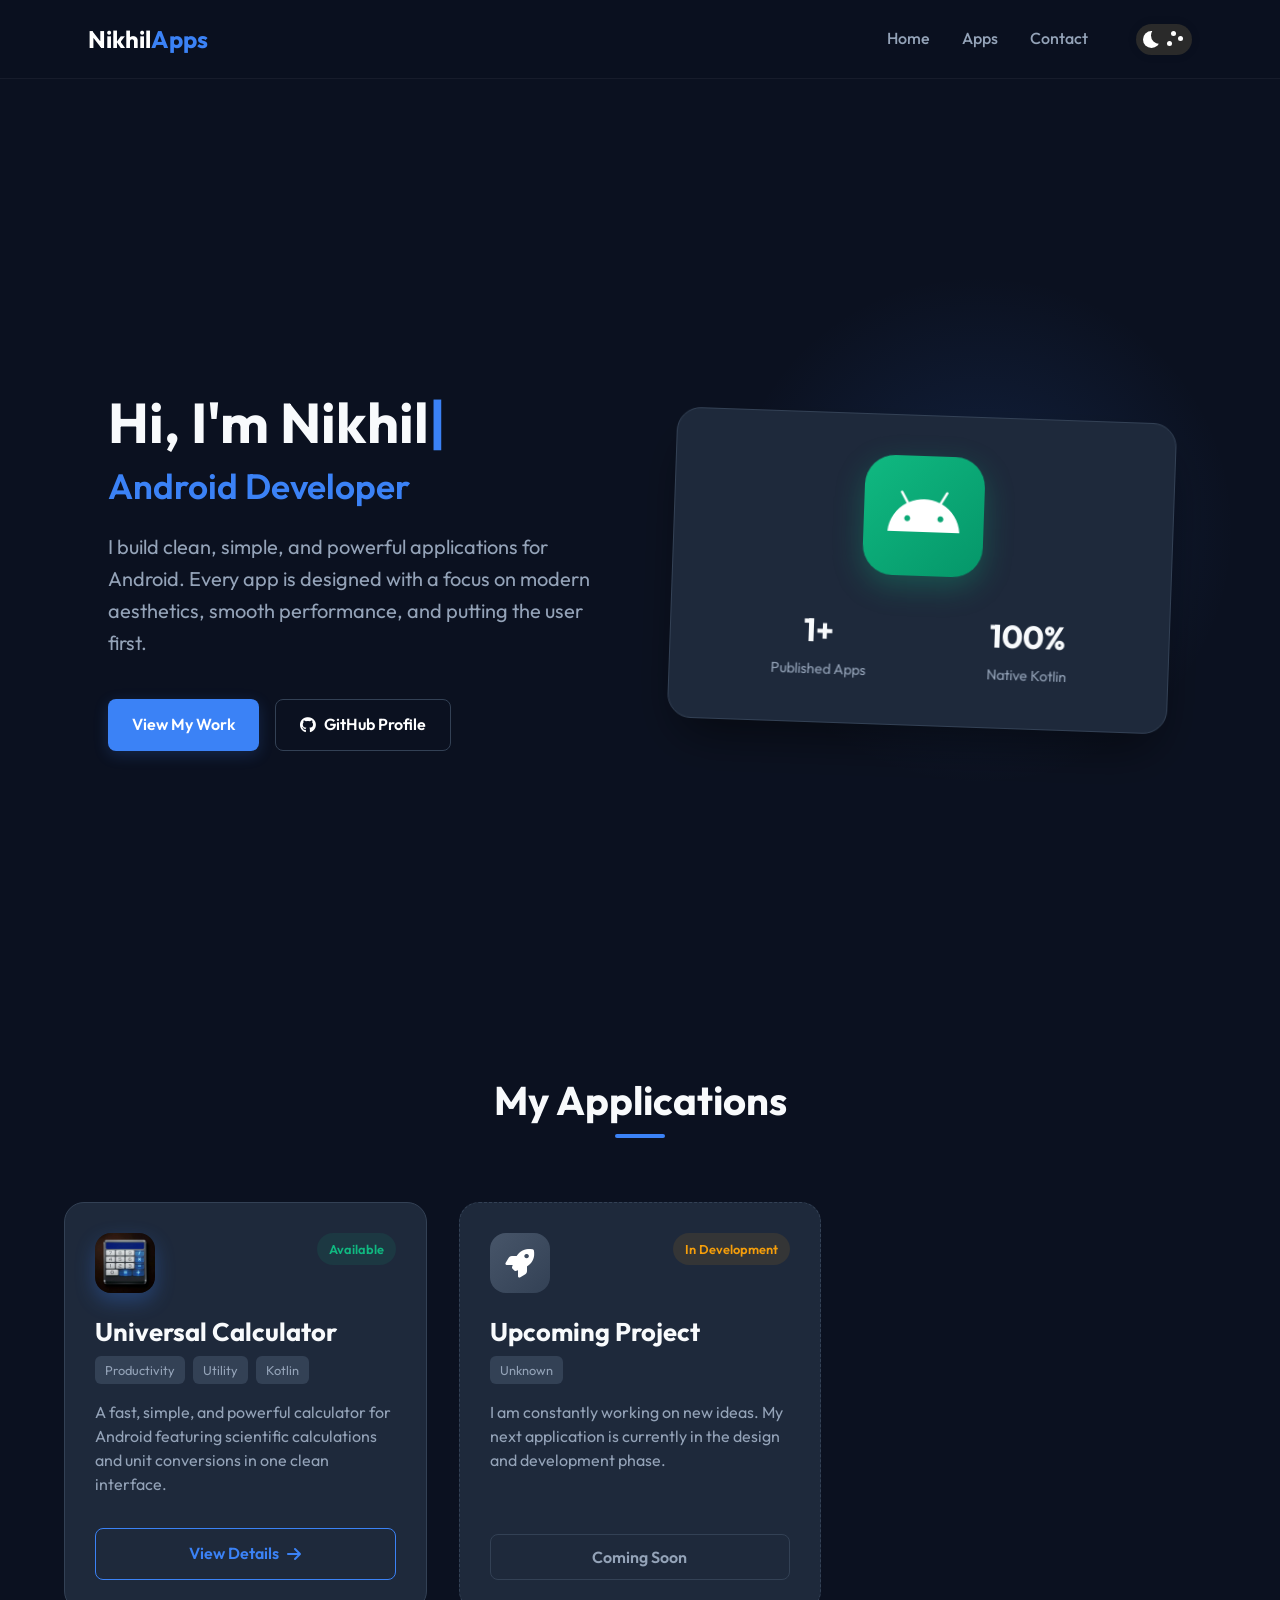
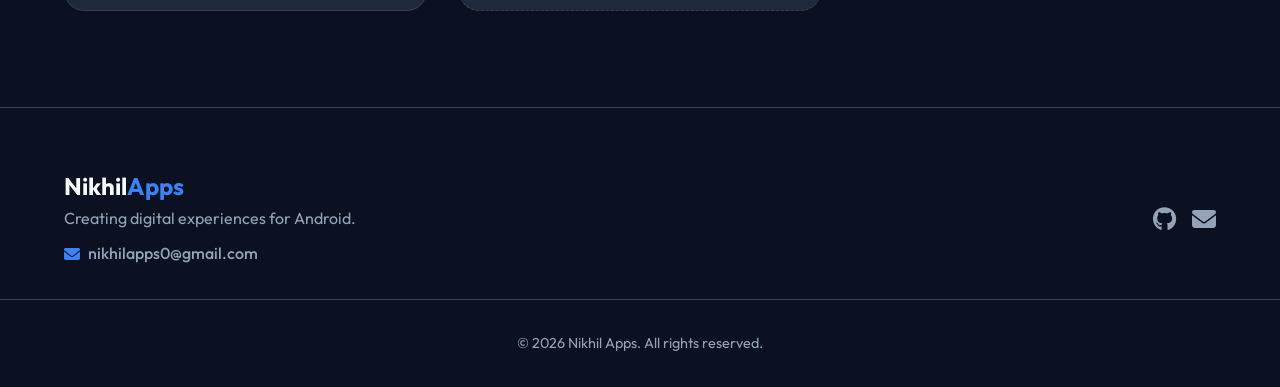
<file: index.html>
<!DOCTYPE html>
<html lang="en">

<head>
    <meta charset="UTF-8">
    <meta name="viewport" content="width=device-width, initial-scale=1.0">
    <title>Nikhil - Android Developer</title>
    <meta name="description"
        content="Portfolio of Nikhil, an Android developer creating simple, powerful, and beautiful applications.">
    <link href="https://fonts.googleapis.com/css2?family=Outfit:wght@300;400;600;700&display=swap" rel="stylesheet">
    <link rel="stylesheet" href="https://cdnjs.cloudflare.com/ajax/libs/font-awesome/6.4.0/css/all.min.css">
    <link rel="stylesheet" href="components/navbar.css">
    <link rel="stylesheet" href="style.css">
</head>

<body>
    <!-- Navbar injected via components/navbar.js -->

    <!-- Hero Section -->
    <header class="hero" id="about">
        <div class="container hero-container">
            <div class="hero-text">
                <h1 style="min-height: 1.2em; display: flex;"><span id="typing-text" data-text="Hi, I'm Nikhil 👋"></span><span class="cursor">|</span></h1>
                <h2><span class="highlight">Android Developer</span></h2>
                <p>I build clean, simple, and powerful applications for Android. Every app is designed with a focus on
                    modern aesthetics, smooth performance, and putting the user first.</p>
                <div class="hero-actions">
                    <a href="#portfolio" class="btn btn-primary">View My Work</a>
                    <a href="https://github.com/NikhilKY64" target="_blank" class="btn btn-secondary">
                        <i class="fa-brands fa-github"></i> GitHub Profile
                    </a>
                </div>
            </div>
            <div class="hero-visual">
                <div class="dev-card">
                    <div class="dev-avatar">
                        <i class="fa-brands fa-android"></i>
                    </div>
                    <div class="dev-stats">
                        <div class="stat">
                            <span class="stat-num" id="published-apps-count">1+</span>
                            <span class="stat-label">Published Apps</span>
                        </div>
                        <div class="stat">
                            <span class="stat-num" id="kotlin-percent">100%</span>
                            <span class="stat-label">Native Kotlin</span>
                        </div>
                    </div>
                </div>
            </div>
            <div class="glow-bg"></div>
        </div>
    </header>

    <!-- Portfolio Section -->
    <section class="portfolio" id="portfolio">
        <div class="container">
            <div class="section-title">
                <h2>My Applications</h2>
                <div class="divider"></div>
            </div>

            <div class="apps-grid">
                <!-- Universal Calculator App Card -->
                <div class="app-card">
                    <div class="app-card-header">
                        <div class="app-icon" style="background: transparent; box-shadow: none;">
                            <img src="./universal-calculator/assets/images/App-Icon.png" alt="Universal Calculator Icon"
                                style="width: 100%; height: 100%; object-fit: cover; border-radius: 16px; box-shadow: 0 8px 20px rgba(59, 130, 246, 0.3);">
                        </div>
                        <div class="app-status">Available</div>
                    </div>
                    <div class="app-card-body">
                        <h3>Universal Calculator</h3>
                        <p class="app-tags">
                            <span class="tag">Productivity</span>
                            <span class="tag">Utility</span>
                            <span class="tag app-lang-tag">Kotlin</span>
                        </p>
                        <p class="app-desc">A fast, simple, and powerful calculator for Android featuring scientific
                            calculations and unit conversions in one clean interface.</p>
                    </div>
                    <div class="app-card-footer">
                        <a href="./universal-calculator/index.html" class="btn btn-outline">
                            View Details <i class="fa-solid fa-arrow-right"></i>
                        </a>
                    </div>
                </div>

                <!-- Coming Soon Placeholder -->
                <div class="app-card placeholder-card">
                    <div class="app-card-header">
                        <div class="app-icon placeholder-icon">
                            <i class="fa-solid fa-rocket"></i>
                        </div>
                        <div class="app-status in-dev">In Development</div>
                    </div>
                    <div class="app-card-body">
                        <h3>Upcoming Project</h3>
                        <p class="app-tags">
                            <span class="tag placeholder-tag">Unknown</span>
                        </p>
                        <p class="app-desc">I am constantly working on new ideas. My next application is currently in
                            the design and development phase.</p>
                    </div>
                    <div class="app-card-footer">
                        <button class="btn btn-outline disabled">Coming Soon</button>
                    </div>
                </div>
            </div>
        </div>
    </section>

    <!-- Footer -->
    <footer class="footer" id="contact">
        <div class="container footer-content">
            <div class="footer-brand">
                <h3>Nikhil<span class="highlight">Apps</span></h3>
                <p>Creating digital experiences for Android.</p>
                <p style="margin-top: 10px; font-weight: 500; display: flex; align-items: center; gap: 8px;">
                    <i class="fa-solid fa-envelope" style="color: var(--primary-color);"></i>
                    <a href="https://mail.google.com/mail/?view=cm&fs=1&to=nikhilapps0@gmail.com" target="_blank"
                        style="color: var(--text-muted); text-decoration: none;">nikhilapps0@gmail.com</a>
                </p>
            </div>
            <div class="footer-links">
                <a href="https://github.com/NikhilKY64" target="_blank"><i class="fa-brands fa-github"></i></a>
                <a href="https://mail.google.com/mail/?view=cm&fs=1&to=nikhilapps0@gmail.com" target="_blank"><i
                        class="fa-solid fa-envelope"></i></a>
            </div>
        </div>
        <div class="copyright">
            <p>&copy; 2026 Nikhil Apps. All rights reserved.</p>
        </div>
    </footer>

    <!-- Scripts -->
    <script src="components/navbar.js"></script>
    <script src="script.js"></script>
</body>

</html>
</file>
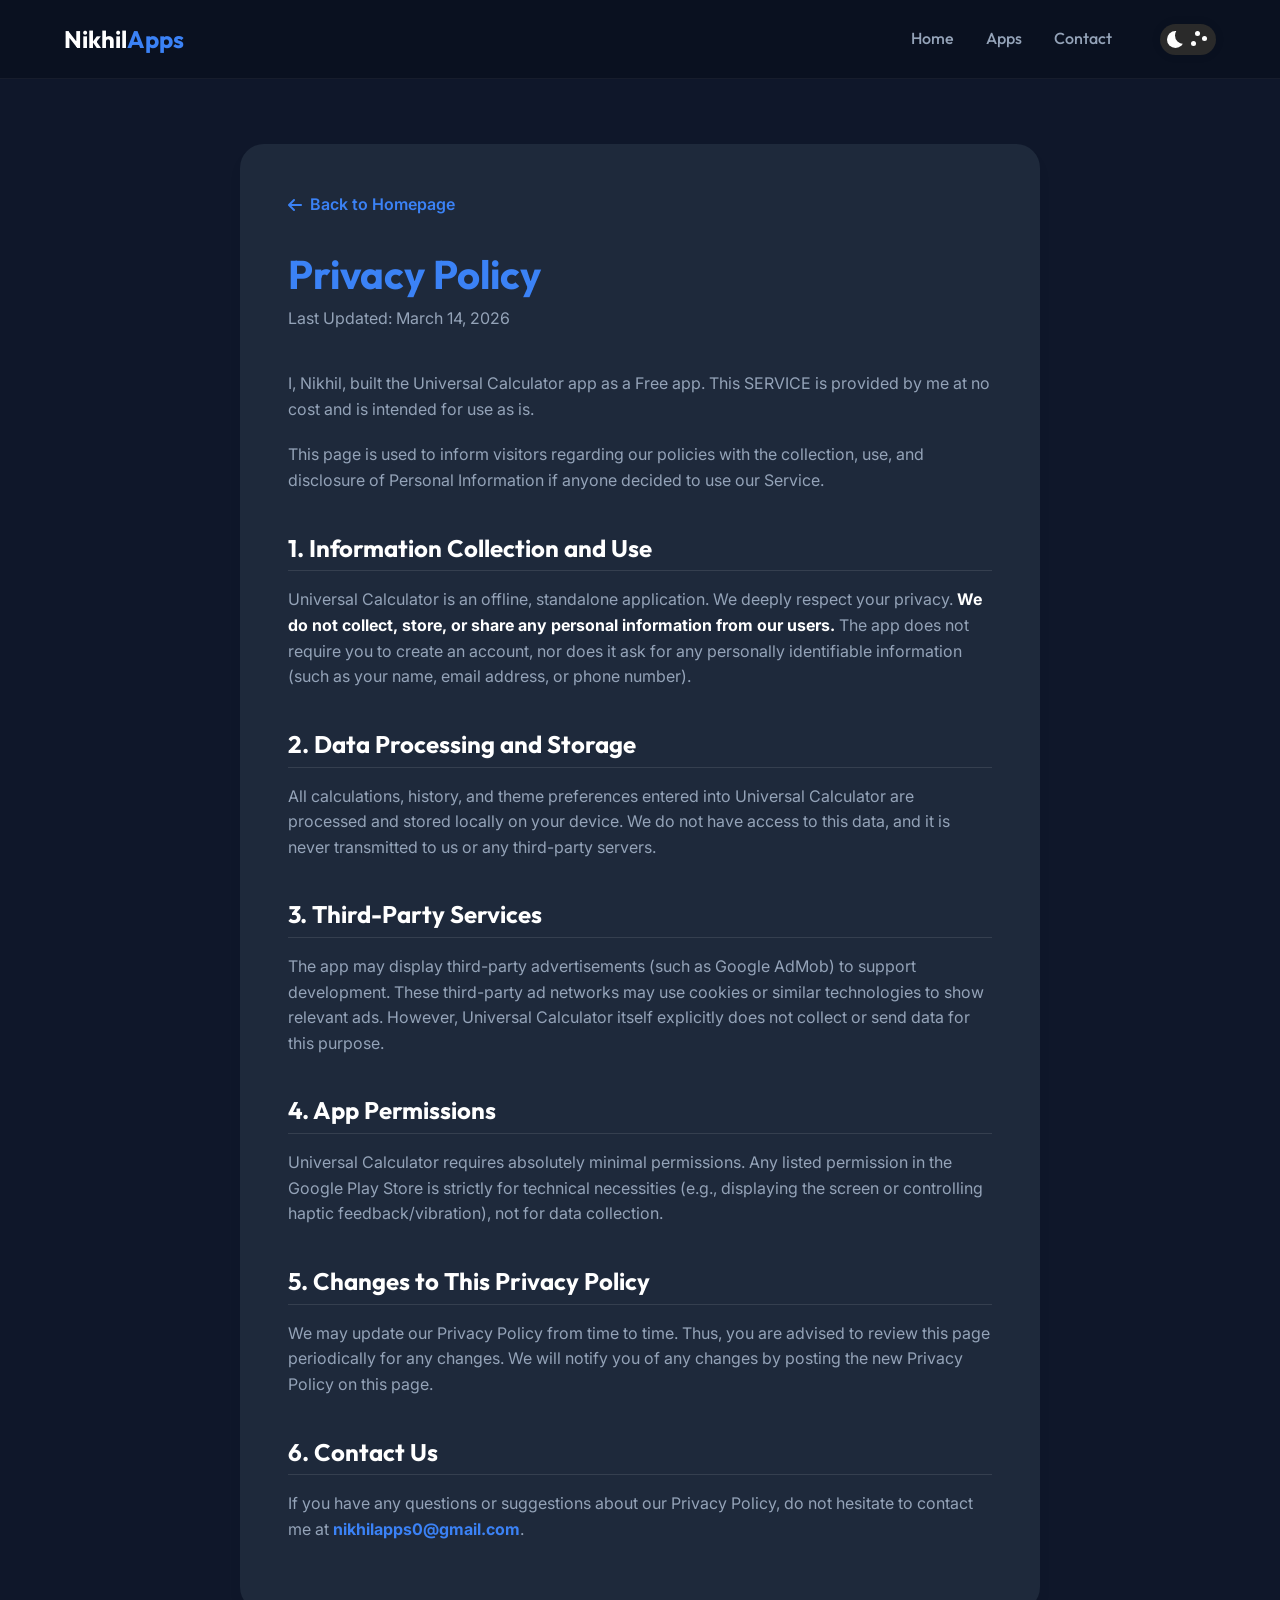
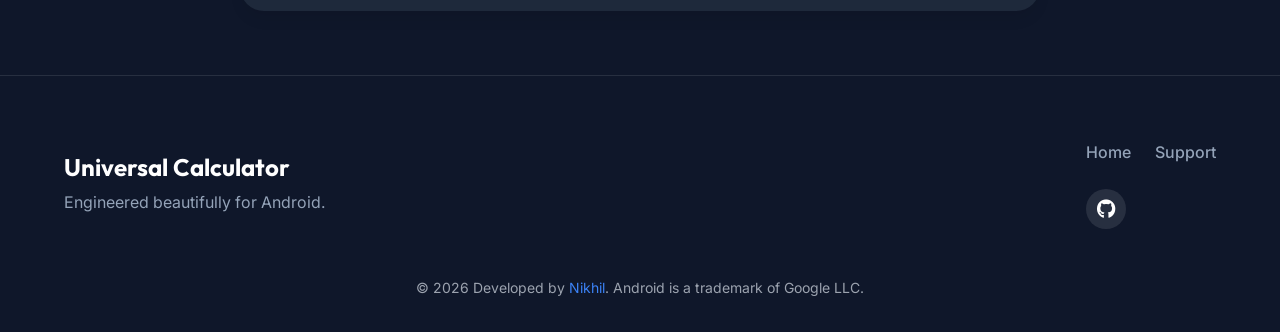
<file: universal-calculator/privacy-policy.html>
<!DOCTYPE html>
<html lang="en">
<head>
    <meta charset="UTF-8">
    <meta name="viewport" content="width=device-width, initial-scale=1.0">
    <meta name="description" content="Privacy Policy for Universal Calculator. We respect your privacy and do not collect data.">
    <title>Privacy Policy - Universal Calculator</title>
    
    <!-- Favicon -->
    <link rel="icon" type="image/png" href="assets/images/App-Icon.png">
    
    <!-- Fonts -->
    <link rel="preconnect" href="https://fonts.googleapis.com">
    <link rel="preconnect" href="https://fonts.gstatic.com" crossorigin>
    <link href="https://fonts.googleapis.com/css2?family=Inter:wght@400;500;600;700;800&family=Outfit:wght@400;600;700&display=swap" rel="stylesheet">
    
    <!-- Icons -->
    <link rel="stylesheet" href="https://cdnjs.cloudflare.com/ajax/libs/font-awesome/6.4.0/css/all.min.css">
    
    <!-- Custom CSS -->
    <link rel="stylesheet" href="../components/navbar.css">
    <link rel="stylesheet" href="css/style.css">
    
    <style>
        .privacy-page { padding: 4rem 0; }
        .privacy-content {
            background-color: var(--clr-surface);
            padding: 3rem;
            border-radius: var(--radius-lg);
            box-shadow: var(--shadow-md);
            max-width: 800px;
            margin: 0 auto;
        }
        .privacy-header { margin-bottom: 2.5rem; }
        .privacy-header h1 {
            color: var(--clr-primary);
            font-size: 2.5rem;
            margin-bottom: 0.5rem;
        }
        .privacy-header p {
            color: var(--clr-text-muted);
            font-family: var(--ff-body);
        }
        .privacy-body h2 {
            font-size: 1.5rem;
            margin-top: 2.5rem;
            margin-bottom: 1rem;
            padding-bottom: 0.5rem;
            border-bottom: 1px solid rgba(255, 255, 255, 0.1);
        }
        .privacy-body p, .privacy-body ul {
            margin-bottom: 1.25rem;
            color: var(--clr-text-muted);
        }
        .privacy-body ul { padding-left: 1.5rem; }
        .privacy-body li { margin-bottom: 0.5rem; }
        .privacy-body strong { color: var(--clr-text-main); }
        .back-link {
            display: inline-flex;
            align-items: center;
            gap: 0.5rem;
            text-decoration: none;
            color: var(--clr-primary);
            font-weight: 600;
            margin-bottom: 2rem;
            transition: color 0.2s;
        }
        .back-link:hover { color: var(--clr-primary-hover); }
    </style>
</head>
<body>

    <main class="privacy-page section">
        <div class="container">
            <div class="privacy-content">
                <a href="index.html" class="back-link"><i class="fa-solid fa-arrow-left"></i> Back to Homepage</a>
                
                <header class="privacy-header">
                    <h1>Privacy Policy</h1>
                    <p>Last Updated: March 14, 2026</p>
                </header>
                
                <div class="privacy-body">
                    <p>I, Nikhil, built the Universal Calculator app as a Free app. This SERVICE is provided by me at no cost and is intended for use as is.</p>
                    <p>This page is used to inform visitors regarding our policies with the collection, use, and disclosure of Personal Information if anyone decided to use our Service.</p>

                    <h2>1. Information Collection and Use</h2>
                    <p>Universal Calculator is an offline, standalone application. We deeply respect your privacy. <strong>We do not collect, store, or share any personal information from our users.</strong> The app does not require you to create an account, nor does it ask for any personally identifiable information (such as your name, email address, or phone number).</p>

                    <h2>2. Data Processing and Storage</h2>
                    <p>All calculations, history, and theme preferences entered into Universal Calculator are processed and stored locally on your device. We do not have access to this data, and it is never transmitted to us or any third-party servers.</p>

                    <h2>3. Third-Party Services</h2>
                    <p>The app may display third-party advertisements (such as Google AdMob) to support development. These third-party ad networks may use cookies or similar technologies to show relevant ads. However, Universal Calculator itself explicitly does not collect or send data for this purpose.</p>

                    <h2>4. App Permissions</h2>
                    <p>Universal Calculator requires absolutely minimal permissions. Any listed permission in the Google Play Store is strictly for technical necessities (e.g., displaying the screen or controlling haptic feedback/vibration), not for data collection.</p>

                    <h2>5. Changes to This Privacy Policy</h2>
                    <p>We may update our Privacy Policy from time to time. Thus, you are advised to review this page periodically for any changes. We will notify you of any changes by posting the new Privacy Policy on this page.</p>

                    <h2>6. Contact Us</h2>
                    <p>If you have any questions or suggestions about our Privacy Policy, do not hesitate to contact me at <strong><a href="https://mail.google.com/mail/?view=cm&fs=1&to=nikhilapps0@gmail.com" target="_blank" style="color: var(--clr-primary); text-decoration: none;">nikhilapps0@gmail.com</a></strong>.</p>
                </div>
            </div>
        </div>
    </main>

    <!-- Footer -->
    <footer class="site-footer">
        <div class="container footer-container">
            <div class="footer-info">
                <h3>Universal Calculator</h3>
                <p>Engineered beautifully for Android.</p>
            </div>
            
            <div class="footer-links">
                <nav class="footer-nav">
                    <a href="index.html">Home</a>
                    <a href="mailto:nikhilapps0@gmail.com" target="_blank">Support</a>
                </nav>
                <div class="footer-socials">
                    <a href="https://github.com/NikhilKY64/Universal_Calculator_App" target="_blank" aria-label="GitHub Repository">
                        <i class="fa-brands fa-github"></i>
                    </a>
                </div>
            </div>
        </div>
        <div class="footer-bottom">
            <p>&copy; 2026 Developed by <a href="https://github.com/NikhilKY64" target="_blank">Nikhil</a>. Android is a trademark of Google LLC.</p>
        </div>
    </footer>

    <script src="../components/navbar.js"></script>
</body>
</html>
</file>
<file: components/navbar.css>
/* Shared Navbar Styles */
.navbar {
    padding: 20px 0;
    position: fixed;
    width: 100%;
    top: 0;
    z-index: 1000;
    background: rgba(11, 17, 32, 0.9);
    backdrop-filter: blur(10px);
    border-bottom: 1px solid rgba(255, 255, 255, 0.05);
    font-family: 'Outfit', sans-serif;
}
.nav-content {
    display: flex;
    justify-content: space-between;
    align-items: center;
    width: 90%;
    max-width: 1200px;
    margin: 0 auto;
}
.nav-logo {
    font-size: 1.5rem;
    font-weight: 700;
    cursor: pointer;
}
.nav-logo a {
    color: white;
    text-decoration: none;
}
.nav-logo span.highlight {
    color: #3b82f6; /* var(--primary-color) from main site */
}
.nav-links {
    display: flex;
    gap: 2rem;
}
.nav-links a {
    color: #94a3b8; /* var(--text-muted) from main site */
    text-decoration: none;
    font-weight: 500;
    transition: color 0.3s;
}
.nav-links a:hover {
    color: white; /* var(--text-main) from main site */
}

/* Specific Adjustments for App Sub-Pages */
body {
    /* Prevent content from hiding behind fixed navbar */
    padding-top: 80px; 
}

/* Light Mode Overrides for Navbar */
body.light-mode .navbar {
    background: rgba(255, 255, 255, 0.9);
    border-bottom: 1px solid rgba(0, 0, 0, 0.05);
}
body.light-mode .nav-logo a {
    color: #0f172a;
}
body.light-mode .nav-links a {
    color: #475569;
}
body.light-mode .nav-links a:hover {
    color: #0f172a;
}

/* Theme Switch */
.switch {
  font-size: 14px; /* Scaled down slightly to fit navbar gracefully */
  position: relative;
  display: inline-block;
  width: 4em;
  height: 2.2em;
  border-radius: 30px;
  box-shadow: 0 0 10px rgba(0, 0, 0, 0.1);
  margin-left: 1rem;
}

.switch input {
  opacity: 0;
  width: 0;
  height: 0;
}

.slider {
  position: absolute;
  cursor: pointer;
  top: 0;
  left: 0;
  right: 0;
  bottom: 0;
  background-color: #2a2a2a;
  transition: 0.4s;
  border-radius: 30px;
  overflow: hidden;
}

.slider:before {
  position: absolute;
  content: "";
  height: 1.2em;
  width: 1.2em;
  border-radius: 20px;
  left: 0.5em;
  bottom: 0.5em;
  transition: 0.4s;
  transition-timing-function: cubic-bezier(0.81, -0.04, 0.38, 1.5);
  box-shadow: inset 8px -4px 0px 0px #fff;
}

.switch input:checked + .slider {
  background-color: #00a6ff;
}

.switch input:checked + .slider:before {
  transform: translateX(1.8em);
  box-shadow: inset 15px -4px 0px 15px #ffcf48;
}

.star {
  background-color: #fff;
  border-radius: 50%;
  position: absolute;
  width: 5px;
  transition: all 0.4s;
  height: 5px;
}

.star_1 { left: 2.5em; top: 0.5em; }
.star_2 { left: 2.2em; top: 1.2em; }
.star_3 { left: 3em; top: 0.9em; }

.switch input:checked ~ .slider .star {
  opacity: 0;
}

.cloud {
  width: 3.5em;
  position: absolute;
  bottom: -1.4em;
  left: -1.1em;
  opacity: 0;
  transition: all 0.4s;
}

.switch input:checked ~ .slider .cloud {
  opacity: 1;
}
</file>
<file: style.css>
body.light-mode {
    --bg-color: #f8fafc;
    --card-color: #ffffff;
    --text-main: #0f172a;
    --text-muted: #475569;
    --border-color: #e2e8f0;
    --glow: rgba(59, 130, 246, 0.4);
}

:root {
    --bg-color: #0b1120;
    --card-color: #1e293b;
    --primary-color: #3b82f6;
    --primary-hover: #2563eb;
    --accent-color: #10b981;
    --text-main: #f8fafc;
    --text-muted: #94a3b8;
    --border-color: #334155;
    --glow: rgba(59, 130, 246, 0.2);
}

* {
    margin: 0;
    padding: 0;
    box-sizing: border-box;
    font-family: 'Outfit', sans-serif;
    scroll-behavior: smooth;
}

body {
    background-color: var(--bg-color);
    color: var(--text-main);
    line-height: 1.6;
    overflow-x: hidden;
}

.container {
    max-width: 1200px;
    margin: 0 auto;
    padding: 0 24px;
}

.highlight {
    color: var(--primary-color);
}

/* Typography */
h1, h2, h3 { line-height: 1.2; font-weight: 700; }

/* Buttons */
.btn {
    display: inline-flex;
    align-items: center;
    justify-content: center;
    gap: 8px;
    padding: 12px 24px;
    border-radius: 8px;
    font-weight: 600;
    font-size: 1rem;
    text-decoration: none;
    transition: all 0.3s ease;
    cursor: pointer;
    border: none;
}

.btn-primary {
    background-color: var(--primary-color);
    color: white;
    box-shadow: 0 4px 15px var(--glow);
}
.btn-primary:hover {
    background-color: var(--primary-hover);
    transform: translateY(-2px);
    box-shadow: 0 8px 25px rgba(59, 130, 246, 0.4);
}

.btn-secondary {
    background-color: transparent;
    color: white;
    border: 1px solid var(--border-color);
}
.btn-secondary:hover {
    background-color: var(--card-color);
    border-color: var(--text-muted);
}

.btn-outline {
    background-color: transparent;
    color: var(--primary-color);
    border: 1px solid var(--primary-color);
    width: 100%;
}
.btn-outline:hover {
    background-color: var(--primary-color);
    color: white;
}
.btn-outline.disabled {
    color: var(--text-muted);
    border-color: var(--border-color);
    cursor: not-allowed;
}
.btn-outline.disabled:hover {
    background-color: transparent;
}

/* Navbar */
.navbar {
    padding: 20px 0;
    position: fixed;
    width: 100%;
    top: 0;
    z-index: 100;
    background: rgba(11, 17, 32, 0.9);
    backdrop-filter: blur(10px);
    border-bottom: 1px solid rgba(255, 255, 255, 0.05);
}
.nav-content {
    display: flex;
    justify-content: space-between;
    align-items: center;
}
.nav-logo {
    font-size: 1.5rem;
    font-weight: 700;
}
.nav-links {
    display: flex;
    gap: 2rem;
}
.nav-links a {
    color: var(--text-muted);
    text-decoration: none;
    font-weight: 500;
    transition: color 0.3s;
}
.nav-links a:hover {
    color: var(--text-main);
}

/* Hero Section */
.hero {
    min-height: 100vh;
    display: flex;
    align-items: center;
    position: relative;
    padding-top: 80px;
}
.hero-container {
    display: grid;
    grid-template-columns: 1fr 1fr;
    gap: 4rem;
    align-items: center;
}
.glow-bg {
    position: absolute;
    top: 50%;
    right: 0;
    width: 600px;
    height: 600px;
    background: radial-gradient(circle, rgba(59, 130, 246, 0.15) 0%, transparent 60%);
    transform: translateY(-50%);
    z-index: -1;
}
.hero-text h1 {
    font-size: 3.5rem;
    margin-bottom: 0.5rem;
}
.hero-text h2 {
    font-size: 2.2rem;
    color: var(--text-muted);
    margin-bottom: 1.5rem;
    font-weight: 600;
}
.hero-text p {
    font-size: 1.25rem;
    color: var(--text-muted);
    margin-bottom: 2.5rem;
    max-width: 500px;
}
.hero-actions {
    display: flex;
    gap: 1rem;
}
.dev-card {
    background: var(--card-color);
    border: 1px solid var(--border-color);
    padding: 40px;
    border-radius: 24px;
    backdrop-filter: blur(10px);
    text-align: center;
    box-shadow: 0 25px 50px -12px rgba(0, 0, 0, 0.5);
    transform: rotate(2deg);
    transition: transform 0.4s ease;
}
.dev-card:hover {
    transform: rotate(0deg) translateY(-10px);
}
.dev-avatar {
    width: 120px;
    height: 120px;
    background: linear-gradient(135deg, #10b981, #059669);
    border-radius: 30px;
    margin: 0 auto 2rem;
    display: flex;
    align-items: center;
    justify-content: center;
    font-size: 4rem;
    color: white;
    box-shadow: 0 10px 30px rgba(16, 185, 129, 0.3);
}
.dev-stats {
    display: flex;
    justify-content: space-around;
}
.stat-num {
    display: block;
    font-size: 2rem;
    font-weight: 700;
    color: var(--text-main);
}
.stat-label {
    font-size: 0.9rem;
    color: var(--text-muted);
}

/* Portfolio Section */
.portfolio {
    padding: 6rem 0;
    background-color: var(--bg-color);
}
.section-title {
    text-align: center;
    margin-bottom: 4rem;
}
.section-title h2 {
    font-size: 2.5rem;
}
.divider {
    height: 4px;
    width: 50px;
    background: var(--primary-color);
    margin: 10px auto 0;
    border-radius: 2px;
}

.apps-grid {
    display: grid;
    grid-template-columns: repeat(auto-fill, minmax(350px, 1fr));
    gap: 2rem;
}

/* App Card */
.app-card {
    background: var(--card-color);
    border-radius: 20px;
    border: 1px solid var(--border-color);
    padding: 30px;
    transition: all 0.3s ease;
    display: flex;
    flex-direction: column;
}
.app-card:hover {
    transform: translateY(-8px);
    box-shadow: 0 20px 40px rgba(0,0,0,0.3);
    border-color: rgba(59, 130, 246, 0.4);
}
.app-card-header {
    display: flex;
    justify-content: space-between;
    align-items: flex-start;
    margin-bottom: 1.5rem;
}
.app-icon {
    width: 60px;
    height: 60px;
    background: linear-gradient(135deg, #3b82f6, #2563eb);
    border-radius: 16px;
    display: flex;
    align-items: center;
    justify-content: center;
    font-size: 1.8rem;
    color: white;
    box-shadow: 0 8px 20px rgba(59, 130, 246, 0.3);
}
.app-status {
    background: rgba(16, 185, 129, 0.1);
    color: var(--accent-color);
    font-size: 0.8rem;
    font-weight: 600;
    padding: 6px 12px;
    border-radius: 20px;
}
.app-status.in-dev {
    background: rgba(245, 158, 11, 0.1);
    color: #f59e0b;
}

.app-card-body {
    flex-grow: 1;
    margin-bottom: 2rem;
}
.app-card-body h3 {
    font-size: 1.6rem;
    margin-bottom: 0.5rem;
}
.app-tags {
    display: flex;
    gap: 8px;
    margin-bottom: 1rem;
}
.tag {
    font-size: 0.8rem;
    color: var(--text-muted);
    background: var(--border-color);
    padding: 4px 10px;
    border-radius: 6px;
}
.app-desc {
    color: var(--text-muted);
    line-height: 1.5;
}

/* Placeholder card adjustments */
.placeholder-icon {
    background: linear-gradient(135deg, #475569, #334155);
    box-shadow: none;
}
.placeholder-card {
    border-style: dashed;
}

/* Footer */
.footer {
    padding: 4rem 0 2rem;
    background-color: var(--bg-color);
    border-top: 1px solid var(--border-color);
}
.footer-content {
    display: flex;
    justify-content: space-between;
    align-items: center;
    margin-bottom: 2rem;
}
.footer-brand h3 {
    font-size: 1.5rem;
    margin-bottom: 5px;
}
.footer-brand p {
    color: var(--text-muted);
}
.footer-links {
    display: flex;
    gap: 1rem;
}
.footer-links a {
    color: var(--text-muted);
    font-size: 1.5rem;
    transition: color 0.3s;
}
.footer-links a:hover {
    color: white;
}
.copyright {
    text-align: center;
    color: var(--text-muted);
    font-size: 0.9rem;
    padding-top: 2rem;
    border-top: 1px solid var(--border-color);
}

/* Responsive */
@media (max-width: 768px) {
    .hero-container { grid-template-columns: 1fr; text-align: center; }
    .hero-text h1 { font-size: 2.8rem; }
    .hero-text p { margin-left: auto; margin-right: auto; }
    .hero-actions { justify-content: center; }
    .dev-card { margin-top: 2rem; }
    .nav-links { display: none; }
    .footer-content { flex-direction: column; text-align: center; gap: 1rem; }
}


/* Cursor Blink Animation */
.cursor { color: var(--primary-color); animation: blink-caret 0.9s step-end infinite; }
@keyframes blink-caret { 0%, 100% { opacity: 1; } 50% { opacity: 0; } }
</file>
<file: universal-calculator/css/style.css>
body.light-mode {
    --clr-bg: #f8fafc;
    --clr-surface: #ffffff;
    --clr-text-main: #0f172a;
    --clr-text-muted: #475569;
}

:root {
    /* Color Palette */
    --clr-bg: #0f172a;
    --clr-surface: #1e293b;
    --clr-text-main: #ffffff;
    --clr-text-muted: #94a3b8;
    --clr-primary: #3b82f6;
    --clr-primary-hover: #2563eb;
    
    /* Feature Icon Colors */
    --clr-feature-1: #ef4444; /* red */
    --clr-feature-2: #f59e0b; /* yellow/orange */
    --clr-feature-3: #10b981; /* green */
    --clr-feature-4: #6366f1; /* purple/indigo */
    --clr-feature-5: #ec4899; /* pink */
    --clr-feature-6: #06b6d4; /* cyan */

    /* Typography */
    --ff-heading: 'Outfit', sans-serif;
    --ff-body: 'Inter', sans-serif;
    
    /* Spacing & Borders */
    --radius-sm: 8px;
    --radius-md: 16px;
    --radius-lg: 24px;
    
    --shadow-sm: 0 4px 6px -1px rgba(0, 0, 0, 0.05);
    --shadow-md: 0 10px 15px -3px rgba(0, 0, 0, 0.08);
    --shadow-lg: 0 25px 50px -12px rgba(0, 0, 0, 0.12);
}

* {
    margin: 0;
    padding: 0;
    box-sizing: border-box;
}

body {
    font-family: var(--ff-body);
    background-color: var(--clr-bg);
    color: var(--clr-text-main);
    line-height: 1.6;
    -webkit-font-smoothing: antialiased;
    overflow-x: hidden;
}

img {
    max-width: 100%;
    display: block;
}

h1, h2, h3, h4 {
    font-family: var(--ff-heading);
    color: var(--clr-text-main);
    line-height: 1.2;
}

/* Container */
.container {
    width: 90%;
    max-width: 1200px;
    margin: 0 auto;
}

.section {
    padding: 5rem 0;
}

.bg-light {
    background-color: var(--clr-surface);
}

/* Section Headers */
.section-header {
    text-align: center;
    margin-bottom: 4rem;
}

.section-header h2 {
    font-size: 2.25rem;
    font-weight: 700;
    margin-bottom: 0.75rem;
}

.section-header p {
    color: var(--clr-text-muted);
    font-size: 1.125rem;
    max-width: 600px;
    margin: 0 auto;
}

/* Buttons */
.btn {
    display: inline-flex;
    align-items: center;
    justify-content: center;
    gap: 0.5rem;
    padding: 0.875rem 1.75rem;
    border-radius: var(--radius-md);
    font-family: var(--ff-heading);
    font-weight: 600;
    font-size: 1rem;
    text-decoration: none;
    transition: all 0.3s ease;
    cursor: pointer;
    border: none;
}

.btn-primary {
    background-color: var(--clr-primary);
    color: white;
    box-shadow: 0 8px 16px rgba(37, 99, 235, 0.2);
}

.btn-primary:hover {
    background-color: var(--clr-primary-hover);
    transform: translateY(-2px);
    box-shadow: 0 12px 20px rgba(37, 99, 235, 0.3);
}

.btn-large {
    padding: 1.25rem 2.5rem;
    font-size: 1.25rem;
}

/* ========== HERO SECTION ========== */
.hero {
    min-height: 90vh;
    display: flex;
    align-items: center;
    position: relative;
    padding: 6rem 0;
    overflow: hidden;
}

.hero-container {
    display: grid;
    grid-template-columns: 1fr;
    gap: 4rem;
    align-items: center;
    position: relative;
    z-index: 2;
}

@media (min-width: 900px) {
    .hero-container {
        grid-template-columns: 1fr 1fr;
    }
}

.app-brand {
    display: flex;
    align-items: center;
    gap: 1.5rem;
    margin-bottom: 2rem;
}

.app-icon {
    width: 90px;
    height: 90px;
    border-radius: var(--radius-lg);
    box-shadow: var(--shadow-lg);
    object-fit: cover;
}

.app-badge {
    background-color: rgba(37, 99, 235, 0.1);
    color: var(--clr-primary);
    padding: 0.5rem 1rem;
    border-radius: 999px;
    font-family: var(--ff-heading);
    font-size: 0.875rem;
    font-weight: 600;
    letter-spacing: 0.5px;
}

.hero-title {
    font-size: clamp(3rem, 5vw, 4.5rem);
    font-weight: 800;
    letter-spacing: -1.5px;
    margin-bottom: 1rem;
    color: var(--clr-text-main);
}

.hero-tagline {
    font-size: 1.25rem;
    color: var(--clr-text-muted);
    margin-bottom: 2.5rem;
    max-width: 480px;
}

.hero-visual {
    position: relative;
    display: flex;
    justify-content: center;
}

.hero-phone-mock {
    width: 280px;
    border-radius: 32px;
    box-shadow: var(--shadow-lg), 0 0 0 10px #1f2937;
    transform: rotate(2deg) translateY(-10px);
    transition: transform 0.5s ease;
}

.hero-phone-mock:hover {
    transform: rotate(0deg) translateY(-15px);
}

.hero-blob {
    position: absolute;
    top: -20%;
    right: -10%;
    width: 600px;
    height: 600px;
    background: radial-gradient(circle, rgba(37,99,235,0.08) 0%, transparent 70%);
    z-index: 1;
    pointer-events: none;
}

/* ========== FEATURES SECTION ========== */
.features-grid {
    display: grid;
    grid-template-columns: 1fr;
    gap: 2rem;
}

@media (min-width: 600px) {
    .features-grid {
        grid-template-columns: repeat(2, 1fr);
    }
}

@media (min-width: 900px) {
    .features-grid {
        grid-template-columns: repeat(3, 1fr);
    }
}

.feature-card {
    background-color: var(--clr-surface);
    padding: 2.5rem 2rem;
    border-radius: var(--radius-md);
    box-shadow: var(--shadow-sm);
    border: 1px solid rgba(255,255,255,0.05);
    transition: transform 0.3s ease, box-shadow 0.3s ease;
}

.feature-card:hover {
    transform: translateY(-5px);
    box-shadow: var(--shadow-md);
}

.feature-icon {
    width: 56px;
    height: 56px;
    border-radius: var(--radius-sm);
    display: flex;
    align-items: center;
    justify-content: center;
    font-size: 1.5rem;
    color: #ffffff;
    margin-bottom: 1.5rem;
}

.bg-standard { background: linear-gradient(135deg, var(--clr-feature-1), #b91c1c); }
.bg-scientific { background: linear-gradient(135deg, var(--clr-feature-2), #d97706); }
.bg-graphing { background: linear-gradient(135deg, var(--clr-feature-3), #047857); }
.bg-units { background: linear-gradient(135deg, var(--clr-feature-4), #4338ca); }
.bg-currency { background: linear-gradient(135deg, var(--clr-feature-5), #be185d); }
.bg-date { background: linear-gradient(135deg, var(--clr-feature-6), #0369a1); }

.feature-card h3 {
    font-size: 1.25rem;
    margin-bottom: 0.75rem;
}

.feature-card p {
    color: var(--clr-text-muted);
    font-size: 0.95rem;
}

/* ========== GALLERY SECTION ========== */
.gallery-grid {
    display: grid;
    grid-template-columns: repeat(2, 1fr);
    gap: 1.5rem;
}

@media (min-width: 768px) {
    .gallery-grid {
        grid-template-columns: repeat(4, 1fr);
    }
}

.gallery-item {
    position: relative;
    border-radius: var(--radius-lg);
    overflow: hidden;
    cursor: pointer;
    box-shadow: var(--shadow-md);
    aspect-ratio: 9 / 19.5;
}

.gallery-item img {
    width: 100%;
    height: 100%;
    object-fit: cover;
    transition: transform 0.4s ease;
}

.gallery-overlay {
    position: absolute;
    inset: 0;
    background: rgba(17, 24, 39, 0.4);
    display: flex;
    align-items: center;
    justify-content: center;
    color: white;
    font-size: 2.5rem;
    opacity: 0;
    transition: opacity 0.3s ease;
}

.gallery-item:hover .gallery-overlay,
.gallery-item:focus .gallery-overlay {
    opacity: 1;
}

.gallery-item:hover img,
.gallery-item:focus img {
    transform: scale(1.05);
}

/* ========== DOWNLOAD CTA ========== */
.download-cta {
    background-color: var(--clr-bg);
}

.cta-card {
    background: linear-gradient(135deg, #1e293b, #0f172a);
    padding: 5rem 2rem;
    border-radius: var(--radius-lg);
    text-align: center;
    color: white;
    box-shadow: var(--shadow-lg);
}

.cta-card h2 {
    color: white;
    font-size: clamp(2rem, 4vw, 3rem);
    margin-bottom: 1rem;
}

.cta-card p {
    color: #cbd5e1;
    font-size: 1.25rem;
    margin-bottom: 2.5rem;
}

/* ========== FOOTER ========== */
.site-footer {
    background-color: var(--clr-bg);
    border-top: 1px solid rgba(255, 255, 255, 0.1);
    padding: 4rem 0 2rem;
}

.footer-container {
    display: flex;
    flex-direction: column;
    gap: 2rem;
    margin-bottom: 3rem;
}

@media (min-width: 768px) {
    .footer-container {
        flex-direction: row;
        justify-content: space-between;
        align-items: center;
    }
}

.footer-info h3 {
    font-size: 1.5rem;
    margin-bottom: 0.5rem;
}

.footer-info p {
    color: var(--clr-text-muted);
}

.footer-nav {
    display: flex;
    gap: 1.5rem;
    margin-bottom: 1.5rem;
}

.footer-nav a {
    color: var(--clr-text-muted);
    text-decoration: none;
    font-weight: 500;
    transition: color 0.2s;
}

.footer-nav a:hover {
    color: var(--clr-primary);
}

.footer-socials {
    display: flex;
    gap: 1rem;
}

.footer-socials a {
    display: flex;
    align-items: center;
    justify-content: center;
    width: 40px;
    height: 40px;
    border-radius: 50%;
    background-color: rgba(255, 255, 255, 0.1);
    color: var(--clr-text-main);
    text-decoration: none;
    font-size: 1.2rem;
    transition: background-color 0.2s, color 0.2s;
}

.footer-socials a:hover {
    background-color: var(--clr-primary);
    color: white;
}

.footer-bottom {
    text-align: center;
    color: #9ca3af;
    font-size: 0.875rem;
}

.footer-bottom a {
    color: var(--clr-primary);
    text-decoration: none;
}

/* ========== MODAL ========== */
.modal {
    display: none;
    position: fixed;
    z-index: 1000;
    left: 0;
    top: 0;
    width: 100%;
    height: 100%;
    background-color: rgba(15, 23, 42, 0.95);
    align-items: center;
    justify-content: center;
    backdrop-filter: blur(5px);
}

.modal-content {
    max-width: 90%;
    max-height: 90vh;
    animation: zoomIn 0.3s ease;
}

.modal-content img {
    height: 90vh;
    width: auto;
    object-fit: contain;
    border-radius: var(--radius-md);
    box-shadow: 0 0 40px rgba(0,0,0,0.5);
}

.modal-close {
    position: absolute;
    top: 20px;
    right: 30px;
    color: white;
    font-size: 2.5rem;
    font-weight: bold;
    cursor: pointer;
    background: none;
    border: none;
    transition: color 0.3s;
}

.modal-close:hover,
.modal-close:focus {
    color: var(--clr-primary);
    text-decoration: none;
    outline: none;
}

@keyframes zoomIn {
    from { transform: scale(0.9); opacity: 0; }
    to { transform: scale(1); opacity: 1; }
}
</file>
